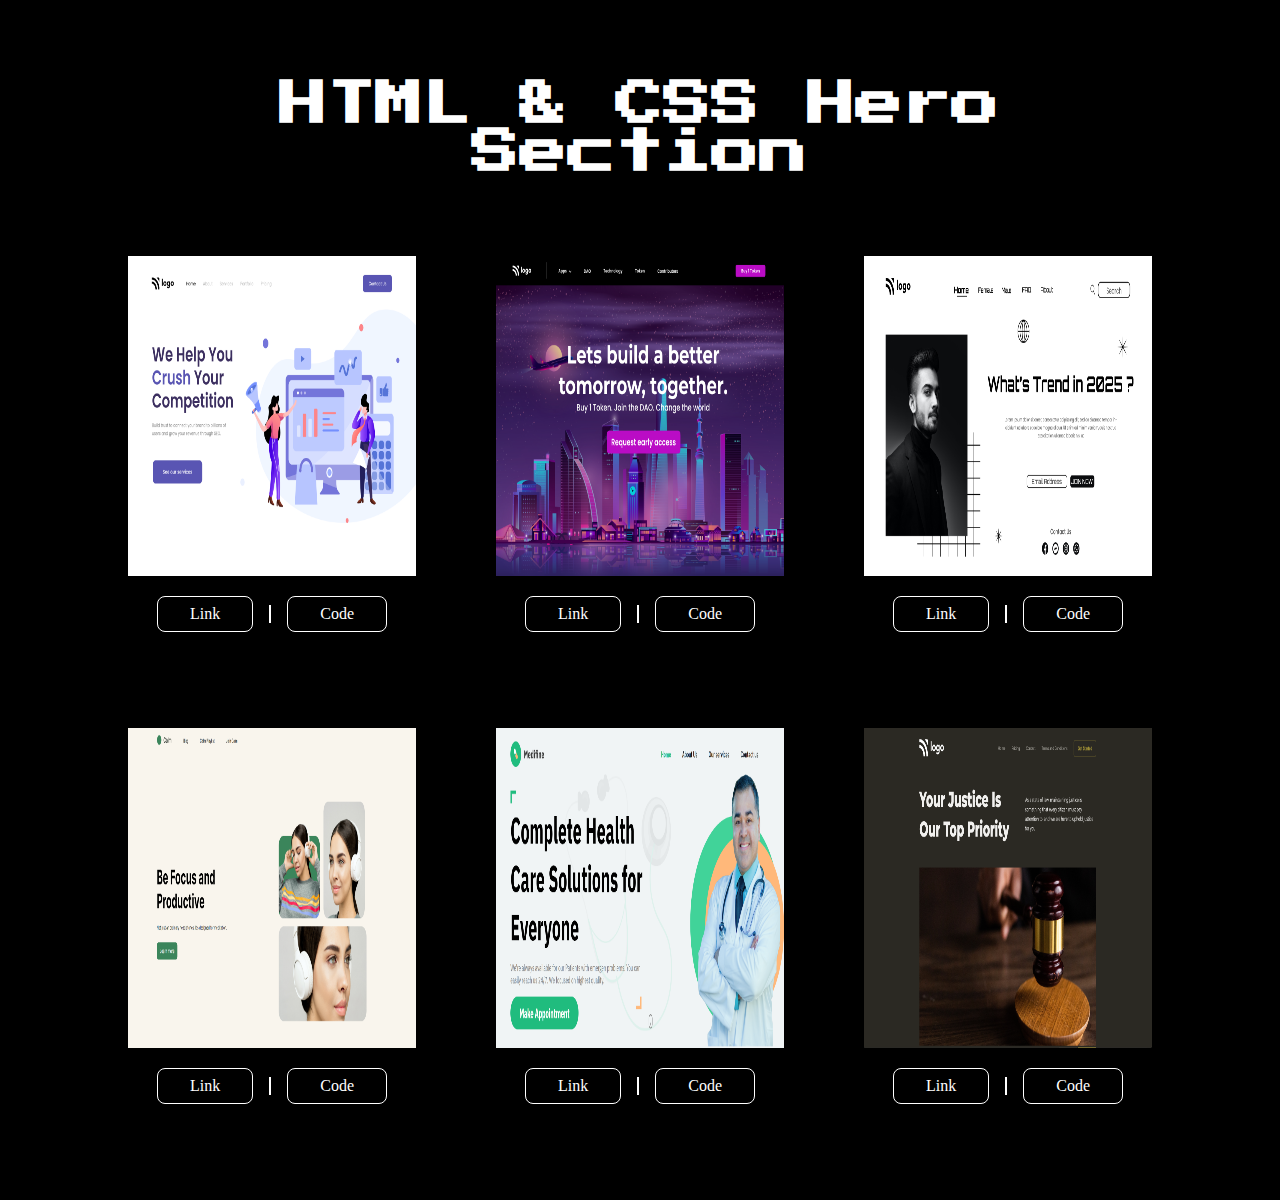
<file: index.html>
<!DOCTYPE html>
<html lang="en">
    <head>
        <meta charset="UTF-8" />
        <meta http-equiv="X-UA-Compatible" content="IE=edge" />
        <meta name="viewport" content="width=device-width, initial-scale=1.0" />
        <title>HTML & CSS Projects</title>
        <link rel="preconnect" href="https://fonts.googleapis.com" />
        <link rel="preconnect" href="https://fonts.gstatic.com" crossorigin />
        <link
            href="https://fonts.googleapis.com/css2?family=Press+Start+2P&display=swap"
            rel="stylesheet"
        />
        <link rel="stylesheet" href="./style.css" />
    </head>
    <body>
        <div class="container">
            <h1 class="head-title">HTML & CSS Hero Section</h1>
            <div class="project-container">
                <div>
                    <div class="project-img">
                        <img src="./Project_1/output.png" alt="Project-1" />
                    </div>
                    <div class="project-links">
                        <a href="./Project_1/index.html" target="_blank">Link</a>
                        <div class="line"></div>
                        <a href="https://github.com/enthr/Hero_Sections/tree/main/Project_1" target="_blank">Code</a>
                    </div>
                </div>
                <div>
                    <div class="project-img">
                        <img src="./Project_2/output.png" alt="Project-2" />
                    </div>
                    <div class="project-links">
                        <a href="./Project_2/index.html" target="_blank">Link</a>
                        <div class="line"></div>
                        <a href="https://github.com/enthr/Hero_Sections/tree/main/Project_2" target="_blank">Code</a>
                    </div>
                </div>
                <div>
                    <div class="project-img">
                        <img src="./Project_3/output.png" alt="Project-3" />
                    </div>
                    <div class="project-links">
                        <a href="./Project_3/index.html" target="_blank">Link</a>
                        <div class="line"></div>
                        <a href="https://github.com/enthr/Hero_Sections/tree/main/Project_3" target="_blank">Code</a>
                    </div>
                </div>
                <div>
                    <div class="project-img">
                        <img src="./Project_4/output.png" alt="Project-4" />
                    </div>
                    <div class="project-links">
                        <a href="./Project_4/index.html" target="_blank">Link</a>
                        <div class="line"></div>
                        <a href="https://github.com/enthr/Hero_Sections/tree/main/Project_4" target="_blank">Code</a>
                    </div>
                </div>
                <div>
                    <div class="project-img">
                        <img src="./Project_5/output.png" alt="Project-5" />
                    </div>
                    <div class="project-links">
                        <a href="./Project_5/index.html" target="_blank">Link</a>
                        <div class="line"></div>
                        <a href="https://github.com/enthr/Hero_Sections/tree/main/Project_5" target="_blank">Code</a>
                    </div>
                </div>
                <div>
                    <div class="project-img">
                        <img src="./Project_6/Output.png" alt="Project-6" />
                    </div>
                    <div class="project-links">
                        <a href="./Project_6/index.html" target="_blank">Link</a>
                        <div class="line"></div>
                        <a href="https://github.com/enthr/Hero_Sections/tree/main/Project_6" target="_blank">Code</a>
                    </div>
                </div>
            </div>
        </div>
    </body>
</html>
</file>
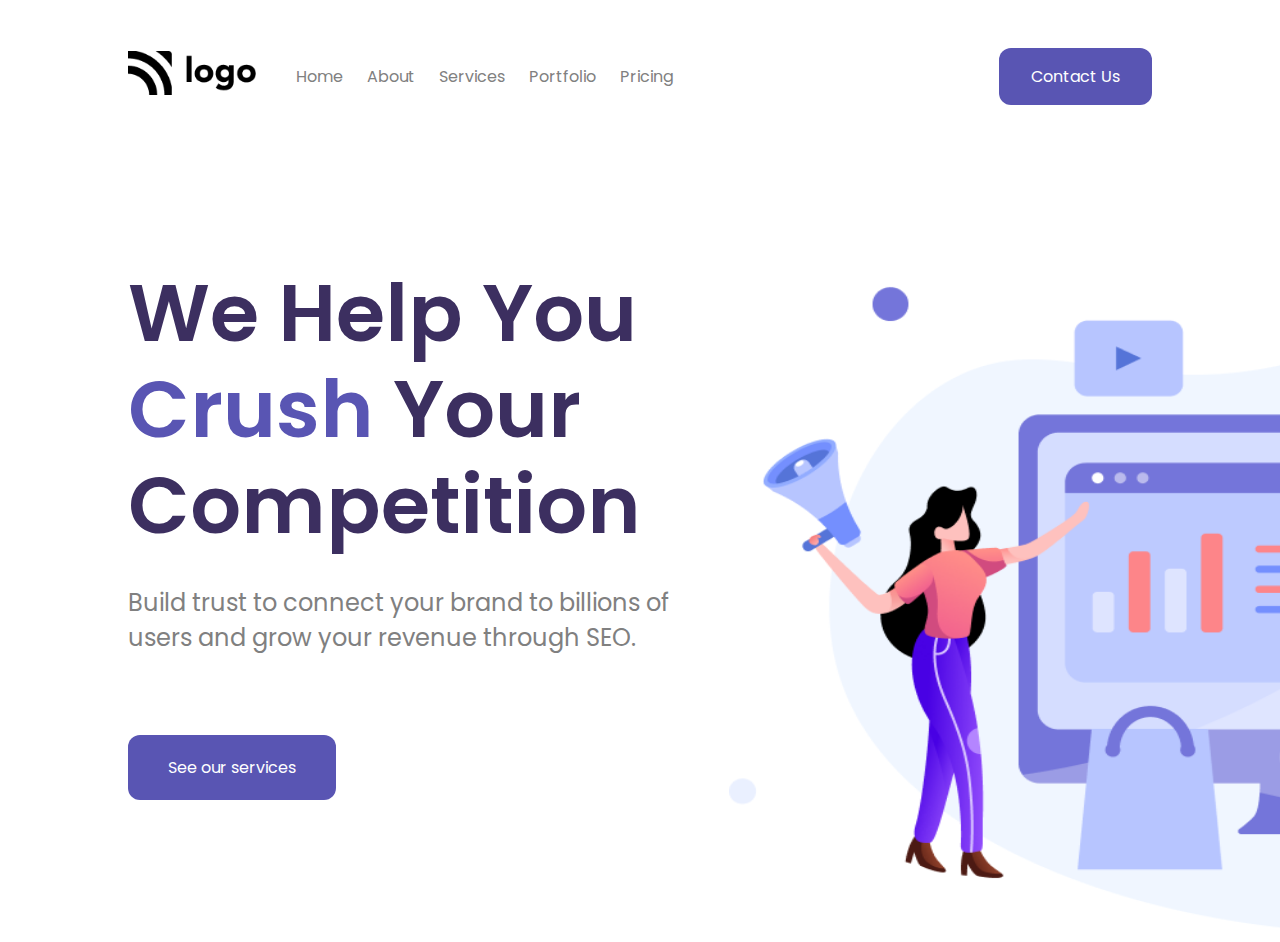
<file: Project_1/index.html>
<!DOCTYPE html>
<html lang="en">

<head>
    <meta charset="UTF-8" />
    <meta http-equiv="X-UA-Compatible" content="IE=edge" />
    <meta name="viewport" content="width=device-width, initial-scale=1.0" />
    <!-- stylesheet -->
    <link rel="stylesheet" href="./style.css" />
    <!-- Font -->
    <link rel="preconnect" href="https://fonts.googleapis.com" />
    <link rel="preconnect" href="https://fonts.gstatic.com" crossorigin />
    <link href="https://fonts.googleapis.com/css2?family=Poppins:wght@200;300;400;500;600;700;800&display=swap" rel="stylesheet" />
    <title>SEO Master</title>
</head>

<body>
    <div class="container">
        <!-- Navbar -->
        <section aria-label="navbar">
            <nav class="navbar-container">
                <div>
                    <img src="./assets/Logo.png" alt="brand-logo" />
                </div>
                <div class="grow-list">
                    <ul class="list">
                        <li class="list-item">Home</li>
                        <li class="list-item">About</li>
                        <li class="list-item">Services</li>
                        <li class="list-item">Portfolio</li>
                        <li class="list-item">Pricing</li>
                    </ul>
                </div>
                <div class="button-group">
                    <button class="nav-button">Contact Us</button>
                </div>
            </nav>
        </section>
        <!-- Banner -->
        <section aria-label="banner">
            <div class="banner-container">
                <!-- Left text -->
                <div>
                    <h1 class="heading-text">
                      We Help You <span>Crush</span> Your Competition
                    </h1>
                    <p class="description">
                      Build trust to connect your brand to billions of users and grow your revenue through SEO.
                    </p>
                    <button class="nav-button btn">See our services</button>
                </div>
                <!-- Right Text -->
                <div>
                  <img src="./assets/Header_Illustration.png" alt="illustration" />
                </div>
            </div>
        </section>
    </div>
</body>

</html>
</file>
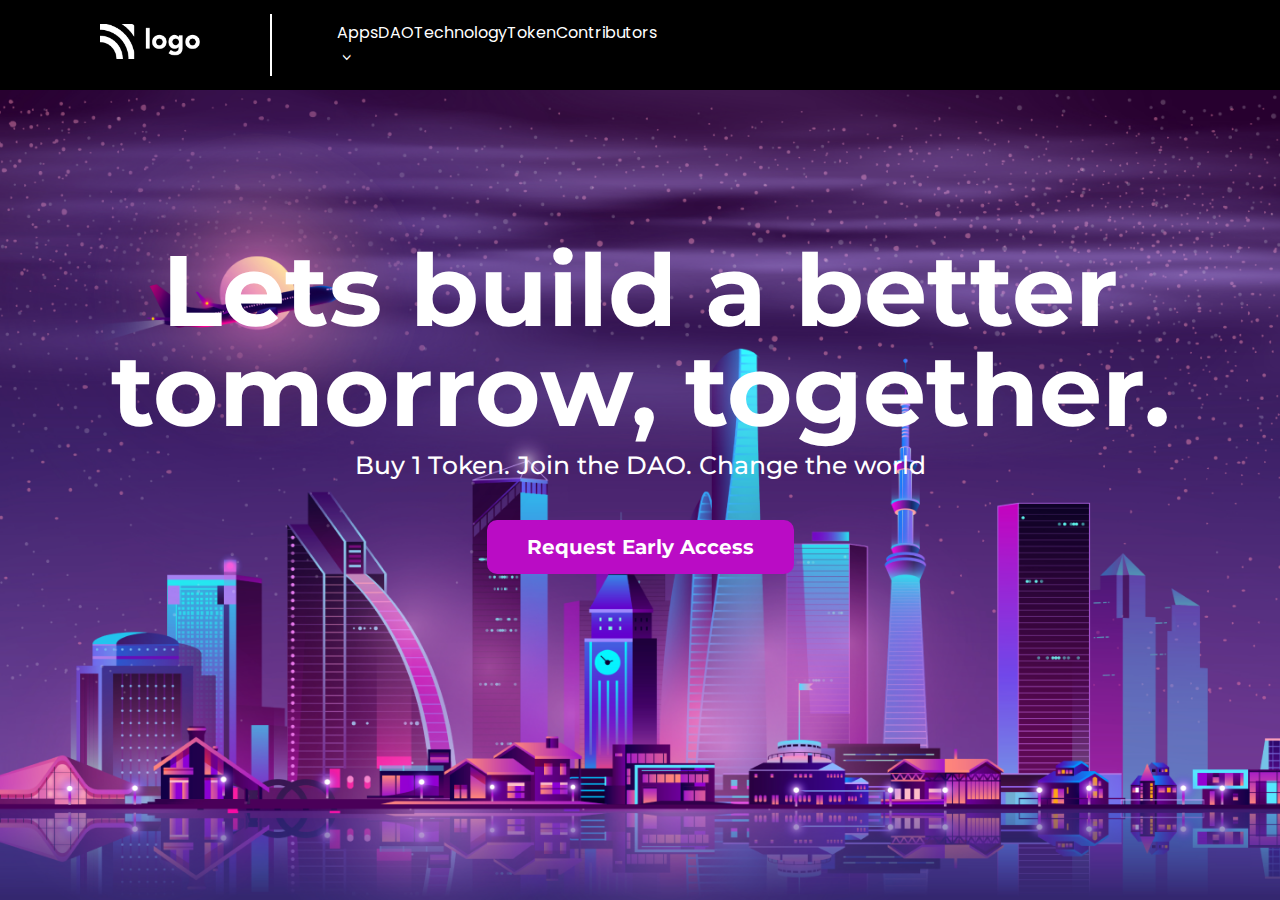
<file: Project_2/index.html>
<!DOCTYPE html>
<html lang="en">
    <head>
        <meta charset="UTF-8" />
        <meta http-equiv="X-UA-Compatible" content="IE=edge" />
        <meta name="viewport" content="width=device-width, initial-scale=1.0" />
        <link rel="stylesheet" href="style.css" />
        <link rel="preconnect" href="https://fonts.googleapis.com" />
        <link rel="preconnect" href="https://fonts.gstatic.com" crossorigin />
        <link href="https://fonts.googleapis.com/css2?family=Poppins:wght@200;300;400;500;600;700;800&display=swap" rel="stylesheet" />
        <link rel="preconnect" href="https://fonts.googleapis.com" />
        <link rel="preconnect" href="https://fonts.gstatic.com" crossorigin />
        <link href="https://fonts.googleapis.com/css2?family=Montserrat:wght@400;500;600;700;800&display=swap" rel="stylesheet" />
        <title>Crypto Market</title>
    </head>
    <body>
        <div class="container">
            <section aria-label="navbar">
                <nav class="navbar">
                    <div>
                        <img src="./assets/white-logo.png" alt="logo" class="logo" />
                    </div>
                    <div class="line"></div>
                    <div class="grow-list">
                        <ul class="list">
                            <li class="list-item">Apps</li>
                            <li class="list-item">DAO</li>
                            <li class="list-item">Technology</li>
                            <li class="list-item">Token</li>
                            <li class="list-item">Contributors</li>
                        </ul>
                    </div>
                    <div>
                        <button class="button-small">Buy 1 Token</button>
                    </div>
                </nav>
            </section>
            <!-- Hero Section -->
            <section aria-label="hero">
                <div class="hero">
                    <h1 class="hero-heading">Lets build a better tomorrow, together.</h1>
                    <p class="hero-description">
                        Buy 1 Token. Join the DAO. Change the world
                    </p>
                    <button class="button-large">Request Early Access</button>
                </div>
            </section>
        </div>
    </body>
</html>
</file>
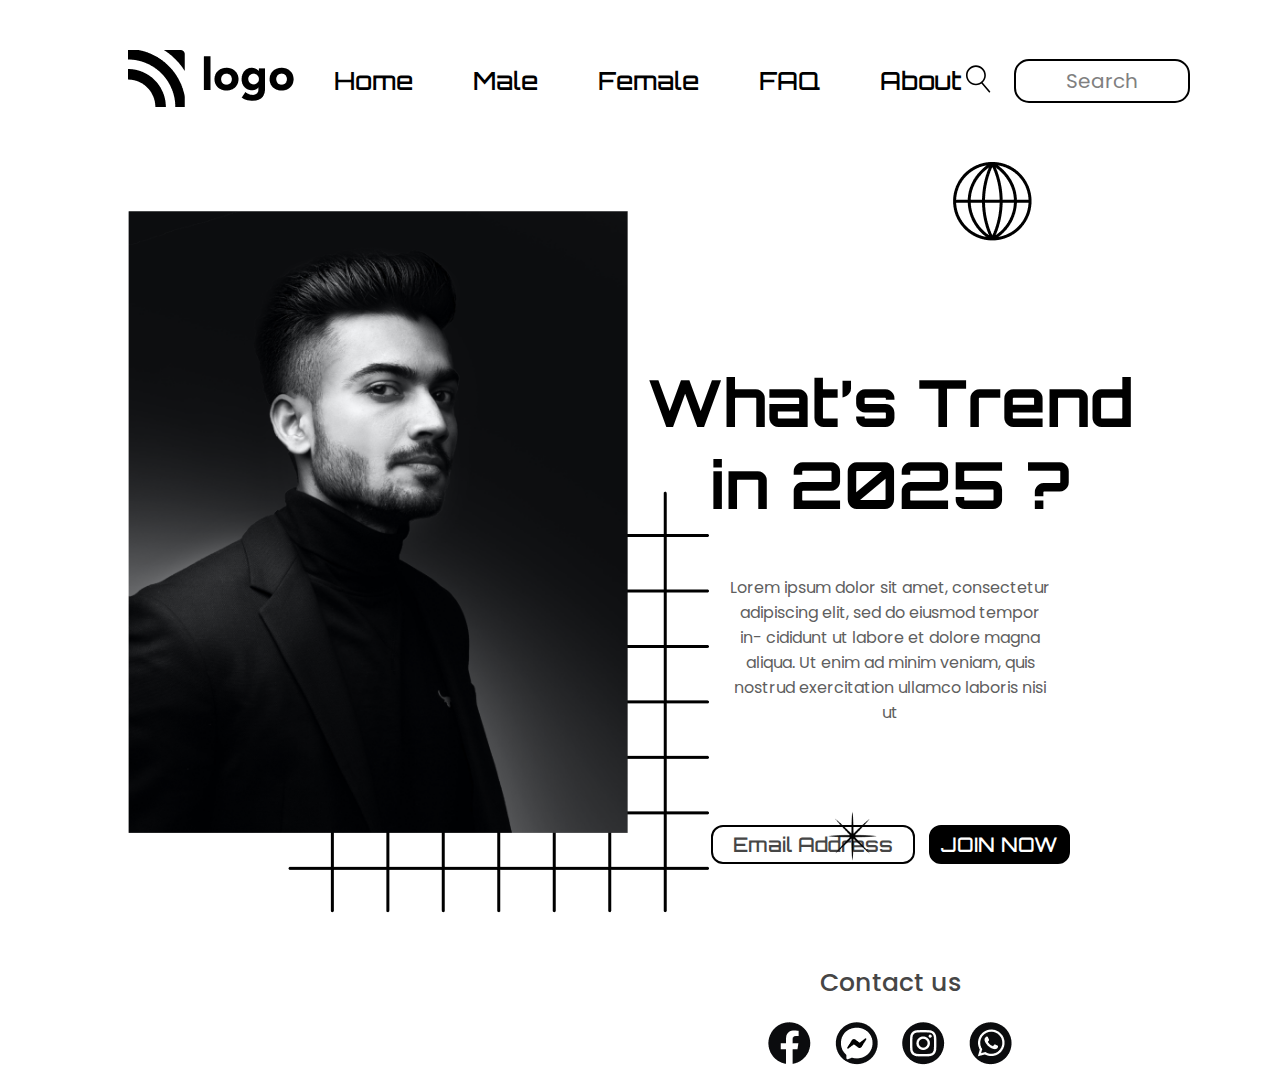
<file: Project_3/index.html>
<!DOCTYPE html>
<html lang="en">
    <head>
        <meta charset="UTF-8" />
        <meta http-equiv="X-UA-Compatible" content="IE=edge" />
        <meta name="viewport" content="width=device-width, initial-scale=1.0" />
        <!-- CSS File -->
        <link rel="stylesheet" href="./style.css" />
        <!-- Font Orbiton -->
        <link rel="preconnect" href="https://fonts.googleapis.com" />
        <link rel="preconnect" href="https://fonts.gstatic.com" crossorigin />
        <link href="https://fonts.googleapis.com/css2?family=Orbitron:wght@400;500;600;700;800&display=swap"
            rel="stylesheet" />
        <!-- FONT Poppins -->
        <link rel="preconnect" href="https://fonts.googleapis.com" />
        <link rel="preconnect" href="https://fonts.gstatic.com" crossorigin />
        <link href="https://fonts.googleapis.com/css2?family=Poppins:wght@200;300;400;500;600;700&display=swap"
            rel="stylesheet" />
        <title>Fashion Hub</title>
    </head>

    <!-- FSJS 2.0 Project One -->
    <body>
        <div class="container">
            <!-- Navbar Section -->
            <section aria-label="navbar">
                <nav class="navbar-container">
                    <div>
                        <img src="./assets/Logo.png" alt="brand-logo" />
                    </div>
                    <div>
                        <ul class="list">
                            <li class="list-item">Home</li>
                            <li class="list-item">Male</li>
                            <li class="list-item">Female</li>
                            <li class="list-item">FAQ</li>
                            <li class="list-item">About</li>
                        </ul>
                    </div>
                    <div class="button-group">
                        <div class="search-icon">
                            <svg width="32" height="35" viewBox="0 0 32 35" fill="none"
                                xmlns="http://www.w3.org/2000/svg">
                                <path
                                    d="M13.42 25.34C6.56004 25.34 0.97998 19.76 0.97998 12.9C0.97998 6.03999 6.56004 0.459991 13.42 0.459991C20.28 0.459991 25.86 6.03999 25.86 12.9C25.87 19.76 20.28 25.34 13.42 25.34ZM13.42 2.44999C7.66004 2.44999 2.97998 7.13999 2.97998 12.89C2.97998 18.64 7.66004 23.33 13.42 23.33C19.18 23.33 23.86 18.64 23.86 12.89C23.86 7.13999 19.18 2.44999 13.42 2.44999Z"
                                    fill="black" />
                                <path
                                    d="M30.35 34.4C30.07 34.4 29.7899 34.28 29.5899 34.05L19.75 22.53C19.39 22.11 19.44 21.48 19.86 21.12C20.28 20.76 20.91 20.81 21.27 21.23L31.11 32.75C31.47 33.17 31.42 33.8 31 34.16C30.81 34.32 30.58 34.4 30.35 34.4Z"
                                    fill="black" />
                            </svg>
                        </div>
                        <div><button class="nav-button">Search</button></div>
                    </div>
                </nav>
            </section>
            <!-- Hero Banner Section -->
            <section aria-label="banner">
                <div class="hero-container">
                    <!-- --------------- -->
                    <!-- Patterns -->
                    <!-- ---------------- -->
                    <span class="square">
                        <img src="./assets/squares.png" alt="square-pattern" />
                    </span>
                    <!-- Star -->
                    <span class="star">
                        <img src="./assets/start.png" alt="start-pattern" />
                    </span>
                    <!-- Star -->
                    <span class="star">
                        <img src="./assets/start.png" alt="start-pattern" />
                    </span>
                    <!-- Globe -->
                    <span class="globe">
                        <img src="./assets/globe.png" alt="globe-pattern" />
                    </span>
                    <div>
                        <img src="./assets/Image.png" alt="person-hero-iamge" />
                    </div>
                    <div class="hero-container-right">
                        <h1 class="hero-heading">What’s Trend in 2025 ?</h1>
                        <p class="hero-description">
                            Lorem ipsum dolor sit amet, consectetur adipiscing elit, sed do
                            eiusmod tempor in- cididunt ut labore et dolore magna aliqua. Ut
                            enim ad minim veniam, quis nostrud exercitation ullamco laboris
                            nisi ut
                        </p>
                        <div>
                            <button class="button-email">Email Address</button>
                            <button class="button-join">JOIN NOW</button>
                        </div>
                        <div>
                            <h4 class="contact-heading">Contact us</h4>
                            <div class="icons">
                                <span>
                                    <img src="./assets/Group.png" alt="facebook-icon" />
                                </span>
                                <span>
                                    <img src="./assets/Group_1.png" alt="messenger-icon" />
                                </span>
                                <span>
                                    <img src="./assets/Group_2.png" alt="instagram-icon" />
                                </span>
                                <span>
                                    <img src="./assets/Group_3.png" alt="whatsapp-icon" />
                                </span>
                            </div>
                        </div>
                    </div>
                </div>
            </section>
        </div>
    </body>
</html>
</file>
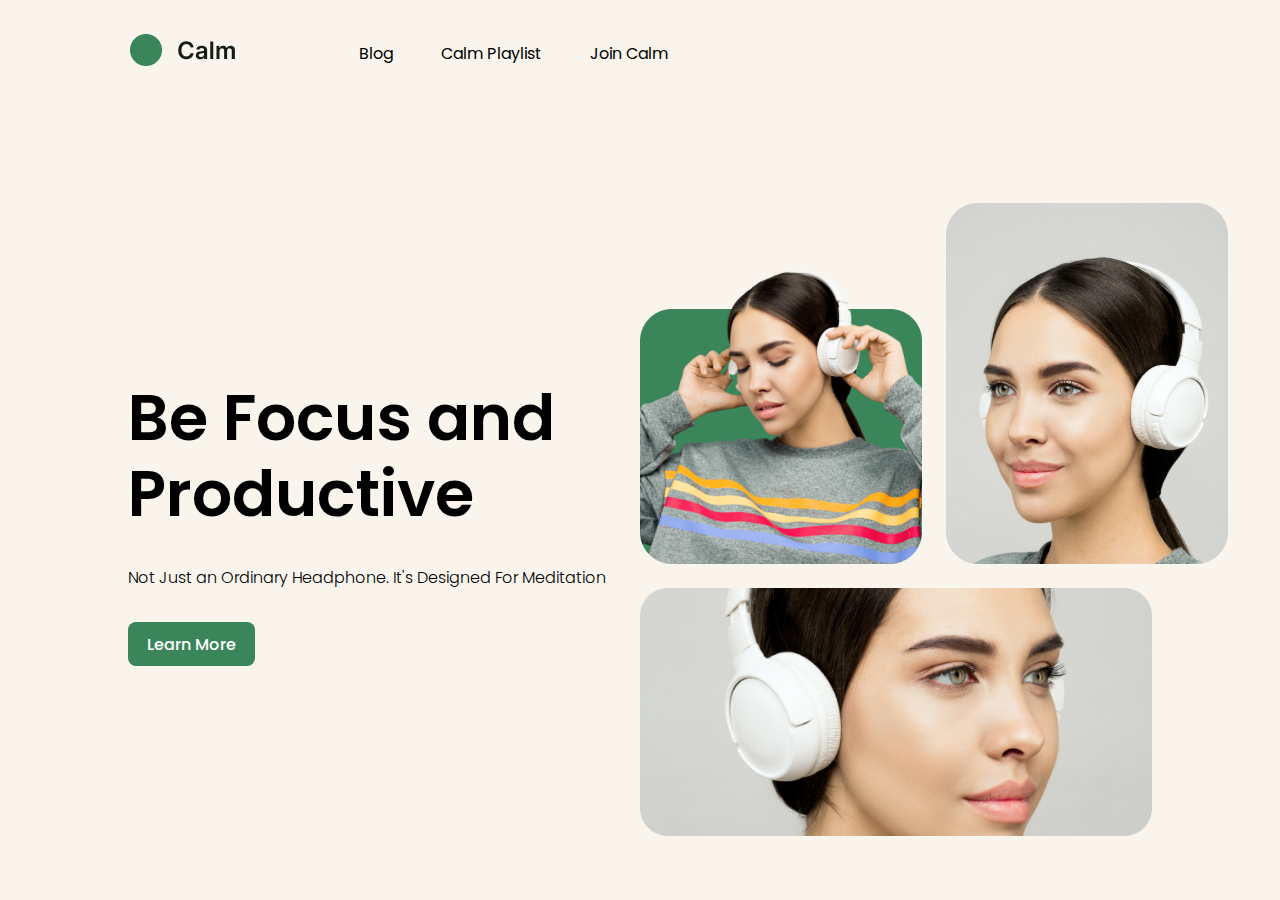
<file: Project_4/index.html>
<!DOCTYPE html>
<html lang="en">
    <head>
        <meta charset="UTF-8" />
        <meta http-equiv="X-UA-Compatible" content="IE=edge" />
        <meta name="viewport" content="width=device-width, initial-scale=1.0" />
        <title>Calm</title>
        <link rel="preconnect" href="https://fonts.googleapis.com">
        <link rel="preconnect" href="https://fonts.gstatic.com" crossorigin>
        <link href="https://fonts.googleapis.com/css2?family=Poppins:wght@100;200;300;400;500;600;700;800;900&display=swap" rel="stylesheet">
        <link rel="stylesheet" href="./style.css">
    </head>
    <body>
        <div class="container">
            <!-- Navbar -->
            <nav class="navbar">
                <div class="navbar__logo">
                    <img src="./images/logo.png" alt="Navbar Logo">
                </div>
                <ul class="navbar__links">
                    <li>Blog</li>
                    <li>Calm Playlist</li>
                    <li>Join Calm</li>
                </ul>
            </nav>
            <!-- Hero Section -->
            <main class="hero">
                <div class="hero__left">
                    <h1 class="hero__left-heading">Be Focus and Productive</h1>
                    <p class="hero__left-description">Not Just an Ordinary Headphone. It's Designed For Meditation</p>
                    <button class="hero__left-button">Learn More</button>
                </div>
                <div class="hero__right">
                    <div class="hero__right-img1">
                        <img src="./images/img1.png" alt="Image 1">
                        <img src="./images/img2.png" alt="Image 2">
                    </div>
                    <div class="hero__right-img2">
                        <img src="./images/img3.png" alt="Image 3">
                    </div>
                </div>
            </main>
        </div>
    </body>
</html>
</file>
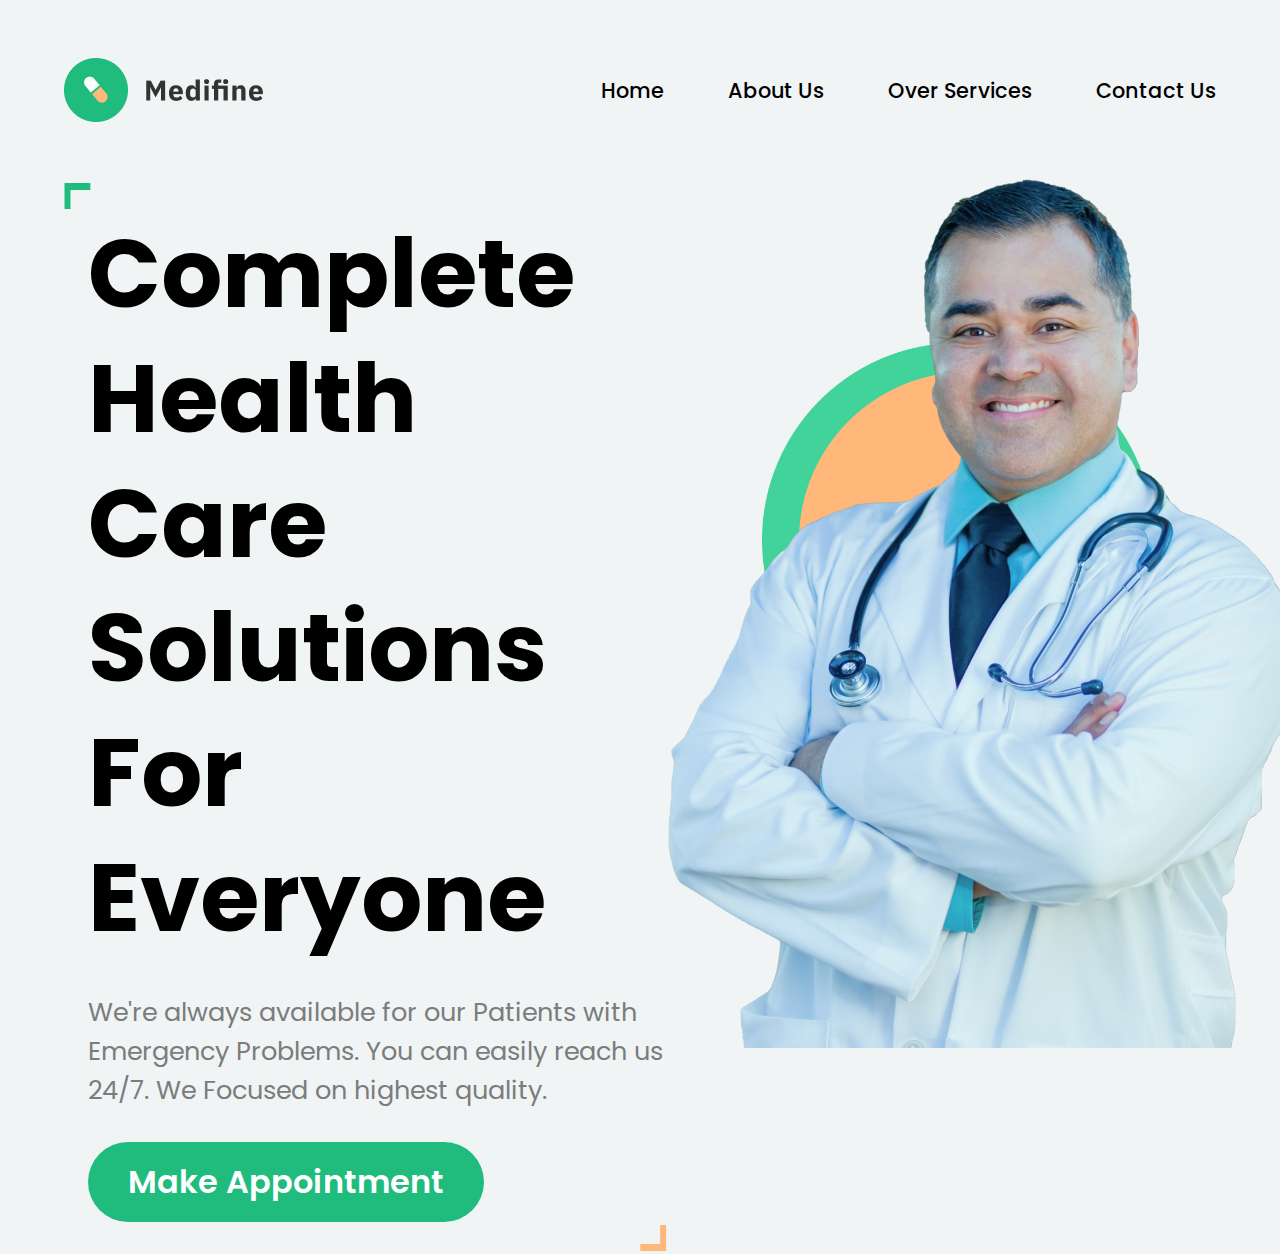
<file: Project_5/index.html>
<!DOCTYPE html>
<html lang="en">
    <head>
        <meta charset="UTF-8">
        <meta http-equiv="X-UA-Compatible" content="IE=edge">
        <meta name="viewport" content="width=device-width, initial-scale=1.0">
        <title>Medifine</title>
        <link rel="preconnect" href="https://fonts.googleapis.com">
        <link rel="preconnect" href="https://fonts.gstatic.com" crossorigin>
        <link href="https://fonts.googleapis.com/css2?family=Poppins:wght@100;200;300;400;500;600;700;800;900&display=swap" rel="stylesheet">
        <link rel="stylesheet" href="./style.css">
    </head>
    <body>
        <!-- Container -->
        <div class="container">
            <!-- Navbar -->
            <nav class="navbar">
                <div class="navbar__logo">
                    <img src="./images/logo.png" alt="Logo">
                </div>
                <div class="navbar__links">
                    <a href="#">Home</a>
                    <a href="#">About Us</a>
                    <a href="#">Over Services</a>
                    <a href="#">Contact Us</a>
                </div>
            </nav>
            <!-- Hero Section -->
            <main class="hero">
                <div class="hero__left">
                    <h1 class="hero__left-h1">Complete Health Care Solutions For Everyone</h1>
                    <p class="hero__left-p">We're always available for our Patients with Emergency Problems. You can easily reach us 24/7. We Focused on highest quality.</p>
                    <button href="#" class="hero__left-btn">Make Appointment</button>
                </div>
                <div class="hero__right">
                    <img class="hero__right-doctor" src="./images/doctor.png" alt="Doctor">                    
                </div>
            </main>
        </div>
    </body>
</html>
</file>
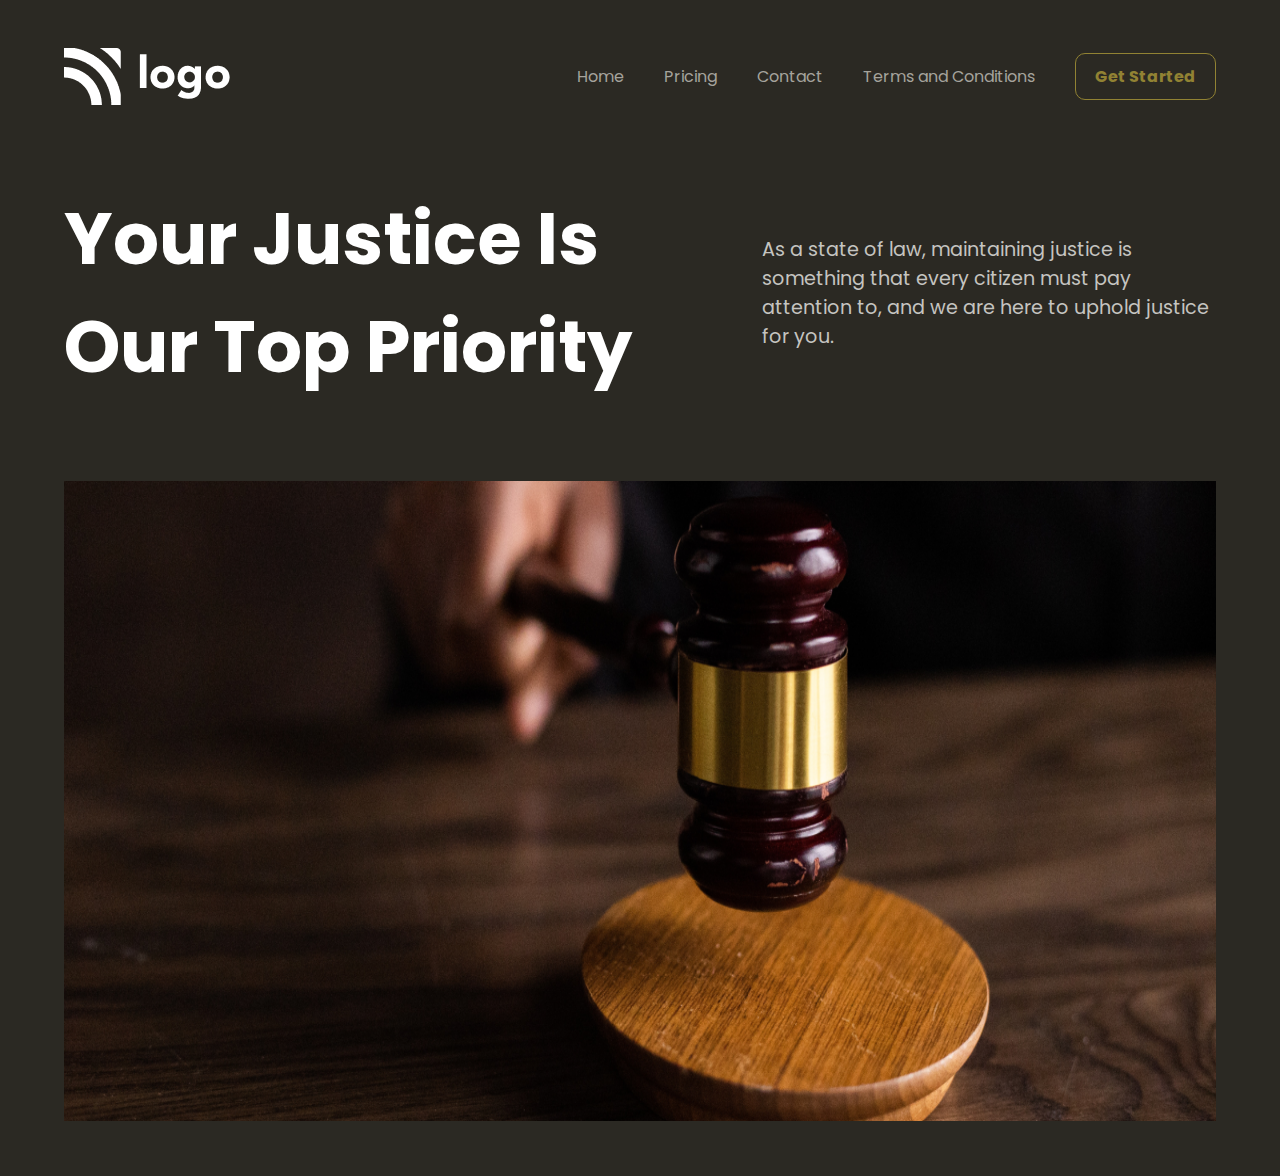
<file: Project_6/index.html>
<!DOCTYPE html>
<html lang="en">
    <head>
        <meta charset="UTF-8">
        <meta http-equiv="X-UA-Compatible" content="IE=edge">
        <meta name="viewport" content="width=device-width, initial-scale=1.0">
        <title>Law Firm</title>
        <link rel="preconnect" href="https://fonts.googleapis.com">
        <link rel="preconnect" href="https://fonts.gstatic.com" crossorigin>
        <link href="https://fonts.googleapis.com/css2?family=Poppins:wght@100;200;300;400;500;600;700;800;900&display=swap" rel="stylesheet">
        <link rel="stylesheet" href="./style.css">
    </head>
    <body>
        <!-- Container -->
        <div class="container">
            <!-- Navbar -->
            <nav class="navbar">
                <div class="navbar__logo">
                    <img src="./assets/white-logo.png" alt="Logo">
                </div>
                <div class="navbar__links">
                    <a href="#">Home</a>
                    <a href="#">Pricing</a>
                    <a href="#">Contact</a>
                    <a href="#">Terms and Conditions</a>
                    <a href="#" id="navbar__links-btn">Get Started</a>
                </div>
            </nav>
            <!-- Hero Section -->
            <main class="hero">
                <div class="hero__text">
                    <h1 class="hero__text-h1">Your Justice Is Our Top Priority</h1>
                    <p class="hero__text-p">As a state of law, maintaining justice is something that every citizen must pay attention to, and we are here to uphold justice for you.</p>
                </div>
                <div class="hero__img">
                    <img src="./assets/banner.png" alt="Hero Image">
                </div>
            </main>
        </div>
    </body>
</html>
</file>
<file: style.css>
/* Global */
* {
    margin: 0;
    box-sizing: border-box;
    font-family: 'Times New Roman', Times, serif;
}

body {
    background-color: #000000;
    color: #FFFFFF;
}

/* Container */
.container {
    width: 80%;
    margin: 5rem auto;
}

/* Header */
.head-title {
    font-family: 'Press Start 2P', cursive;
    font-size: 3rem;
    text-align: center;
    margin: 5rem 0;
}

/* Project Section */
.project-container {
    display: grid;
    grid-template-columns: repeat(3, 1fr);
    gap: 5rem 5rem;    
}

.project-img img {
    width: 100%;
    height: 20rem;
}

.project-links {
    margin: 1rem 0;
    font-size: 1rem;
    display: flex;
    justify-content: center;
    align-items: center;
}

.project-links a {
    color: #FFFFFF;
    margin: 0 1rem;
    padding: 0.5rem 2rem;
    border: 1px solid #FFFFFF;
    border-radius: 0.5rem;
    text-decoration: none;
}

.project-links a:hover {
    color: #FFFF00;
    border: 1px solid #FFFF00;
}

.line {
    border: 1px solid #FFFFFF;
    padding: 0.5rem 0;
}

/* Media Queries */
@media screen and (max-width: 1200px) {
    .head-title {
        font-size: 2rem;
    }
    .project-container {
        grid-template-columns: repeat(2, 1fr);
    }    
}

@media screen and (max-width: 750px) {
    .head-title {
        font-size: 1.5rem;
    }
    .project-container {
        grid-template-columns: 1fr;
    }    
}
</file>
<file: Project_1/style.css>
/* Global Styles */
* {
    margin: 0;
    box-sizing: border-box;
    font-family: 'Poppins', sans-serif;
}

/* Container Styles */
.container {
    width: 80%;
    margin: 0 auto;
}


/* Navbar Styles */
.navbar-container {
    margin: 3rem 0;
    display: flex;
    justify-content: space-between;
    align-items: center;
}

.navbar-container div img {
    width: 8rem;
}

.grow-list {
    flex-grow: 1;
}

.list {
    display: flex;
    justify-content: flex-start;
}

.list-item {
    list-style: none;
    color: #808080;
    margin-right: 1.5rem;
}

.list-item:hover {
    color: #433F8D;
    cursor: pointer;
}

.nav-button {
    font-size: 1rem;
    border: none;
    padding: 1rem 2rem;
    background-color: #5955B3;
    color: #FFFFFF;
    border-radius: 12px;
}

.nav-button:hover {
    background-color: #433f8d;
    cursor: pointer;
}


/* Banner Styles */
.banner-container {
    display: flex;
    justify-content: space-between;
}

.heading-text {
    font-size: 5rem;
    line-height: 1.2;
    color: #3C2F60;
    margin: 5rem 5.5rem 2rem 0;
    font-weight: 600;
}

.heading-text span {
    color: #5955B3;
}

.description {
    color: #808080;
    font-size: 1.5rem;
    margin-bottom: 5rem;
}

.btn {
    border: none;
    color: #FFFFFF;
    background-color: #5955B3;
    padding: 1.25rem 2.5rem;
    font-size: 1.25;
    border-radius: 12px;
}

.btn:hover {
    background-color: #433F8D;
    cursor: pointer;
}

.banner-container:last-child {
    margin-top: 5rem;
}

.banner-container div img{
    width: 1125px;
    height: 750px;
}
</file>
<file: Project_2/style.css>
/* Global Styles */
* {
    margin: 0;
    box-sizing: border-box;
}

/* Container Styles */
.container {
    height: 100vh;
    background-color: #000000;
    color: #FFFFFF;
}

/* Navbar Section */
.navbar {
    height: 10vh;
    font-family: 'Poppins', sans-serif;
    margin: 0 100px;
    display: flex;
    justify-content: space-between;
    align-items: center;
}

.logo {
    width: 100px;
    margin-right: 70px;
}

.line {
    border: 1px solid #FFFFFF;
    padding: 30px 0;
}

.grow-list {
    flex-grow: 1;
}

.list {
    display: flex;
    justify-content: space-between;
    margin-left: 25px;
    margin-right: 900px;
}

.list-item {
    list-style: none;
    color: #FFFFFF;
}

.list-item:hover {
    color: #BA0CC5;
    cursor: pointer;
}

.list-item:first-child::after {
    display: inline-block;
    content: ' >';
    transform: rotate(90deg);
    margin-left: 5px;
}

.button-small {
    font-family: 'Poppins', sans-serif;
    background-color: #BA0CC5;
    color: #FFFFFF;
    border: none;
    font-weight: 600;
    padding: 8px 30px;
    border-radius: 5px;
}

.button-small:hover {
    background-color: #FFFFFF;
    color: #BA0CC5;
    cursor: pointer;
}

/* Hero Section */
.hero {
    height: 90vh;
    background-image: url('./assets/bg.png');
    background-repeat: no-repeat;
    background-size: 100% 100%; 
    font-family: 'Montserrat', sans-serif;
    display: flex;
    flex-direction: column;
    align-items: center;
}

.hero-heading {
    font-size: 100px;
    width: 1100px;
    text-align: center;
    line-height: 100px;
    margin-top: 150px;
}

.hero-description {
    font-size: 25px;
    margin-top: 10px;
    font-weight: 500;
}

.button-large {
    font-family: 'Montserrat', sans-serif;
    font-size: 20px;
    font-weight: 700;
    color: #FFFFFF;
    background-color: #BA0CC5;
    border: none;
    padding: 15px 40px;
    border-radius: 10px;
    margin-top: 40px;
}

.button-large:hover {
    background-color: #FFFFFF;
    color: #BA0CC5;
    cursor: pointer;
}
</file>
<file: Project_3/style.css>
/* Global Styles */
*, *::before, *::after {
    margin: 0;
    box-sizing: border-box;
    font-family: 'Orbitron', sans-serif;
}

/* Container Styles */
.container {
    width: 80%;
    margin: 0 auto;
}

/* Navbar Section */
.navbar-container {
    margin: 50px 0 100px 0;
    display: flex;
    justify-content: space-between;
    align-items: center;
}

.list {
    font-size: 25px;
    font-weight: 500;
    display: flex;
    justify-content: space-between;
    align-items: center;
    gap: 60px;
}

.list-item {
    list-style: none;
}

.list-item:hover {
    text-decoration: underline;
    font-weight: 700;
    cursor: pointer;
}

.button-group {
    display: flex;
    justify-content: space-between;
    align-items: center;
    gap: 20px;
}

.search-icon svg {
    height: 28px;
} 

.nav-button {
    font-size: 20px;
    font-family: 'Poppins', sans-serif;
    border: 2px solid #000000;
    border-radius: 15px;
    background-color: #FFFFFF;
    color: #808080;
    padding: 5px 50px;
}

.nav-button:hover {
    cursor: pointer;
    background-color: #000000;
    color: #FFFFFF;
}

/* Hero Section */
.hero-container {
    display: flex;
    justify-content: space-between;
    text-align: center;
    position: relative;
}

.square, .star, .globe {
    position: absolute;
}

.square {
    margin-top: 280px;
    margin-left: 160px;
    z-index: -1;
}

.star > img {
    height: 50px;
}

.star:nth-child(2n+1) {
    margin-left: 1400px;
    margin-top: 25px;    
}

.star:nth-child(2n) {
    margin-top: 600px;
    margin-left: 700px;
}

.globe {
    margin-left: 825px;
    margin-top: -50px;
}

.hero-container-right {
    width: 60%;   
}

.hero-container > div > img {
    width: 500px;
}

.hero-heading {
    font-size: 65px;
    margin: 150px 0 50px 0;
}

.hero-description {
    font-family: 'Poppins', sans-serif;
    color: #5F5F5F;
    margin: 0 100px 100px 100px;
}

.button-email {
    border: 2px solid #000000;
    background-color: #FFFFFF;
    color: #464646;
    font-size: 20px;
    font-weight: 500;
    padding: 5px 20px;
    margin-right: 5px;
    border-radius: 12px;
}

.button-email:hover {
    background-color: #000000;
    color: #FFFFFF;
    cursor: pointer;
}

.button-join {
    font-size: 20px;
    font-weight: 500;
    border: 2px solid #000000;
    color: #FFFFFF;
    background-color: #000000;
    padding: 5px 10px;
    margin-left: 5px;
    border-radius: 12px;
}

.button-join:hover {
    cursor: pointer;
    color: #000000;
    background-color: #FFFFFF;
}

.contact-heading {
    font-size: 25px;
    font-weight: 500;
    font-family: 'Poppins', sans-serif;
    color: #464646;
    margin: 100px 0 20px 0;
}

.icons > span {
    margin: 0 10px;
}

.icons > span:hover {
    cursor: pointer;
}
</file>
<file: Project_4/style.css>
/* Global */
* {
    margin: 0;
    box-sizing: border-box;
    font-family: 'Poppins', sans-serif;
}

body {
    background-color: #F9F5ED;
}

/* Container */
.container {
    width: 80%;
    margin: 0 auto;
}

/* Navbar */
.navbar {
    margin: 2rem 0;
    display: flex;
    justify-content: flex-start;
    align-items: center;
    gap: 5rem;
}

.navbar__links {
    display: flex;
    justify-content: space-between;
    align-items: center;
    gap: 3rem;
}

.navbar__links li {
    list-style: none;
}

.navbar__links li:hover {
    cursor: pointer;
    font-weight: 500;
    color: #3B855B;
}

/* Hero Section */
.hero {
    width: 100%;
    margin-top: 8rem;
    display: flex;
    justify-content: space-between;
    align-items: center;
}

.hero__left {
    width: 50%;
    display: flex;
    flex-direction: column;
    align-items: flex-start;
    gap: 2rem;
}

.hero__left-heading {
    font-size: 4rem;
    line-height: 1.2;
    font-weight: 600;
}

.hero__left-description {
    font-weight: 300;
}

.hero__left-button {
    border: none;
    background-color: #3B855B;
    color: #FFFFFF;
    font-size: 1rem;
    font-weight: 500;
    padding: 0.6rem 1.2rem;
    border-radius: 8px;
}

.hero__left-button:hover {
    background-color: #366349;
    cursor: pointer;
}

.hero__right {
    width: 50%;
    display: flex;
    flex-direction: column;
    justify-content: space-between;
    align-items: center;
    gap: 1.5rem;   
}

.hero__right-img1 {
    display: flex;
    justify-content: space-between;
    align-items: flex-end;
    gap: 1.5rem;
}

.hero__right-img1 img, .hero__right-img2 img {
    width: 100%;
}

/* Media Queries */
@media screen and (max-width: 1200px) {
    .container {
        width: 90%;
        margin: 0 auto;
    }
    .hero {
        display: flex;
        flex-direction: column;
        gap: 5rem;
    }    
    .navbar, .navbar__links {
        display: flex;
        flex-direction: column;
    } 
    .hero__left, .hero__right {
        width: 100%;
    }
    .hero__left {
        align-items: center;
        flex-wrap: wrap;
        text-align: center;
    }
}
</file>
<file: Project_5/style.css>
/* Global */
* {
    margin: 0;
    box-sizing: border-box;
    font-family: 'Poppins', sans-serif;
}

body {
    background-color: #F0F4F5;
}

/* Container */
.container {
    width: 90%;
    margin: 0 auto;
}

/* Navbar */
.navbar {
    height: 20vh;
    display: flex;
    justify-content: space-between;
    align-items: center;
}

.navbar__logo {
    display: flex;
    justify-content: center;
    align-items: center;
}

.navbar__links {
    display: flex;
    justify-content: space-between;
    align-items: center;
    gap: 4rem;
    font-size: 1.3rem;
    font-weight: 500;
}

.navbar__links a {
    text-decoration: none;
    color: #000000;
}

.navbar__links a:hover {
    color: #20BC7E;
}

/* Hero Section */
.hero {
    height: 80vh;
    display: flex;
    justify-content: space-between;
}

.hero__left {
    width: 55%;
}

.hero__left::before {
    content: '';
    display: block;
    height: 2rem;
    background-image: url('./images/topAngle.png');
    background-repeat: no-repeat;
    background-position: left;
}

.hero__left::after {
    content: '';
    display: block;
    height: 2rem;
    background-image: url('./images/bottomAngle.png');
    background-repeat: no-repeat;
    background-position: 95%;
}

.hero__left-h1 {
    font-size: 6rem;
    line-height: 1.3;
    margin: 0 1.5rem;
}

.hero__left-p {
    color: #7C7C7C;
    font-size: 1.6rem;
    margin: 2rem 1.5rem;
}

.hero__left-btn {
    color: #FFFFFF;
    background-color: #20BC7E;
    border: none;
    font-size: 2rem;
    font-weight: 600;
    margin: 0 1.5rem;
    padding: 1rem 2.5rem;
    border-radius: 50px;
}

.hero__left-btn:hover {
    color: #20BC7E;
    background-color: #FFFFFF;
    cursor: pointer;
}

.hero__right {
    width: 45%;
    display: flex;
    justify-content: center;
    align-items: flex-start;
    background-image: url('./images/yellowBox.png'), url('./images/greenBox.png');
    background-repeat: no-repeat;
    background-size: 65%, 75%;
    background-position: center right 80px, center;
}

.hero__right img {
    margin-top: -3rem;
}
</file>
<file: Project_6/style.css>
/* Global */
* {
    margin: 0;
    box-sizing: border-box;
    font-family: 'Poppins', sans-serif;
}

body {
    background-color: #2B2923;
    color: #FFFFFF;
}

/* Container */
.container {
    width: 60%;
    margin: 3rem auto;
}

/* Navbar */
.navbar {
    display: flex;
    justify-content: space-between;
    align-items: center;
}

.navbar__logo {
    display: flex;
    align-items: center;
    margin-right: 1rem;
}

.navbar__logo img {
    height: 100%;
}

.navbar__links {
    display: flex;
    justify-content: space-between;
    align-items: center;
    gap: 2.5rem;
}

.navbar__links a {
    text-decoration: none;
    color: #A5A39C;
}

.navbar__links a:hover {
    color: #FFFFFF;
}

#navbar__links-btn {
    color: #918233;
    font-weight: 700;
    font-size: 1rem;
    padding: 0.6rem 1.2rem;
    border: 1px solid #918233;
    border-radius: 10px;
}

#navbar__links-btn:hover {
    background-color: #FFFFFF;
}

/* Hero Section */
.hero {
    margin-top: 5rem;
}

.hero__text {
    width: 100%;
    display: flex;
    align-items: center;
    justify-content: space-between;
}

.hero__text-h1 {
    width: 60%;
    font-size: 4.5rem;
    margin-right: 1rem;
}

.hero__text-p {
    width: 40%;
    font-size: 1.2rem;
    color: #C5C4C0;
}

.hero__img {
    margin-top: 5rem;
}

.hero__img img {
    width: 100%;
    height: 40rem;
}

/* Media Queries */
@media screen and (max-width: 1400px) {
    .container {
        width: 90%;
    }
}
@media screen and (max-width: 900px) {
    .navbar {
        flex-direction: column;
        gap: 1rem;
    }
    .navbar__links {
        flex-direction: column;
    }
    .hero__text {
        flex-direction: column;
        gap: 1rem;
    }
    .hero__text-h1 {
        font-size: 3rem;
    }
    .hero__text-h1, .hero__text-p {
        width: 100%;
    }
}
</file>
